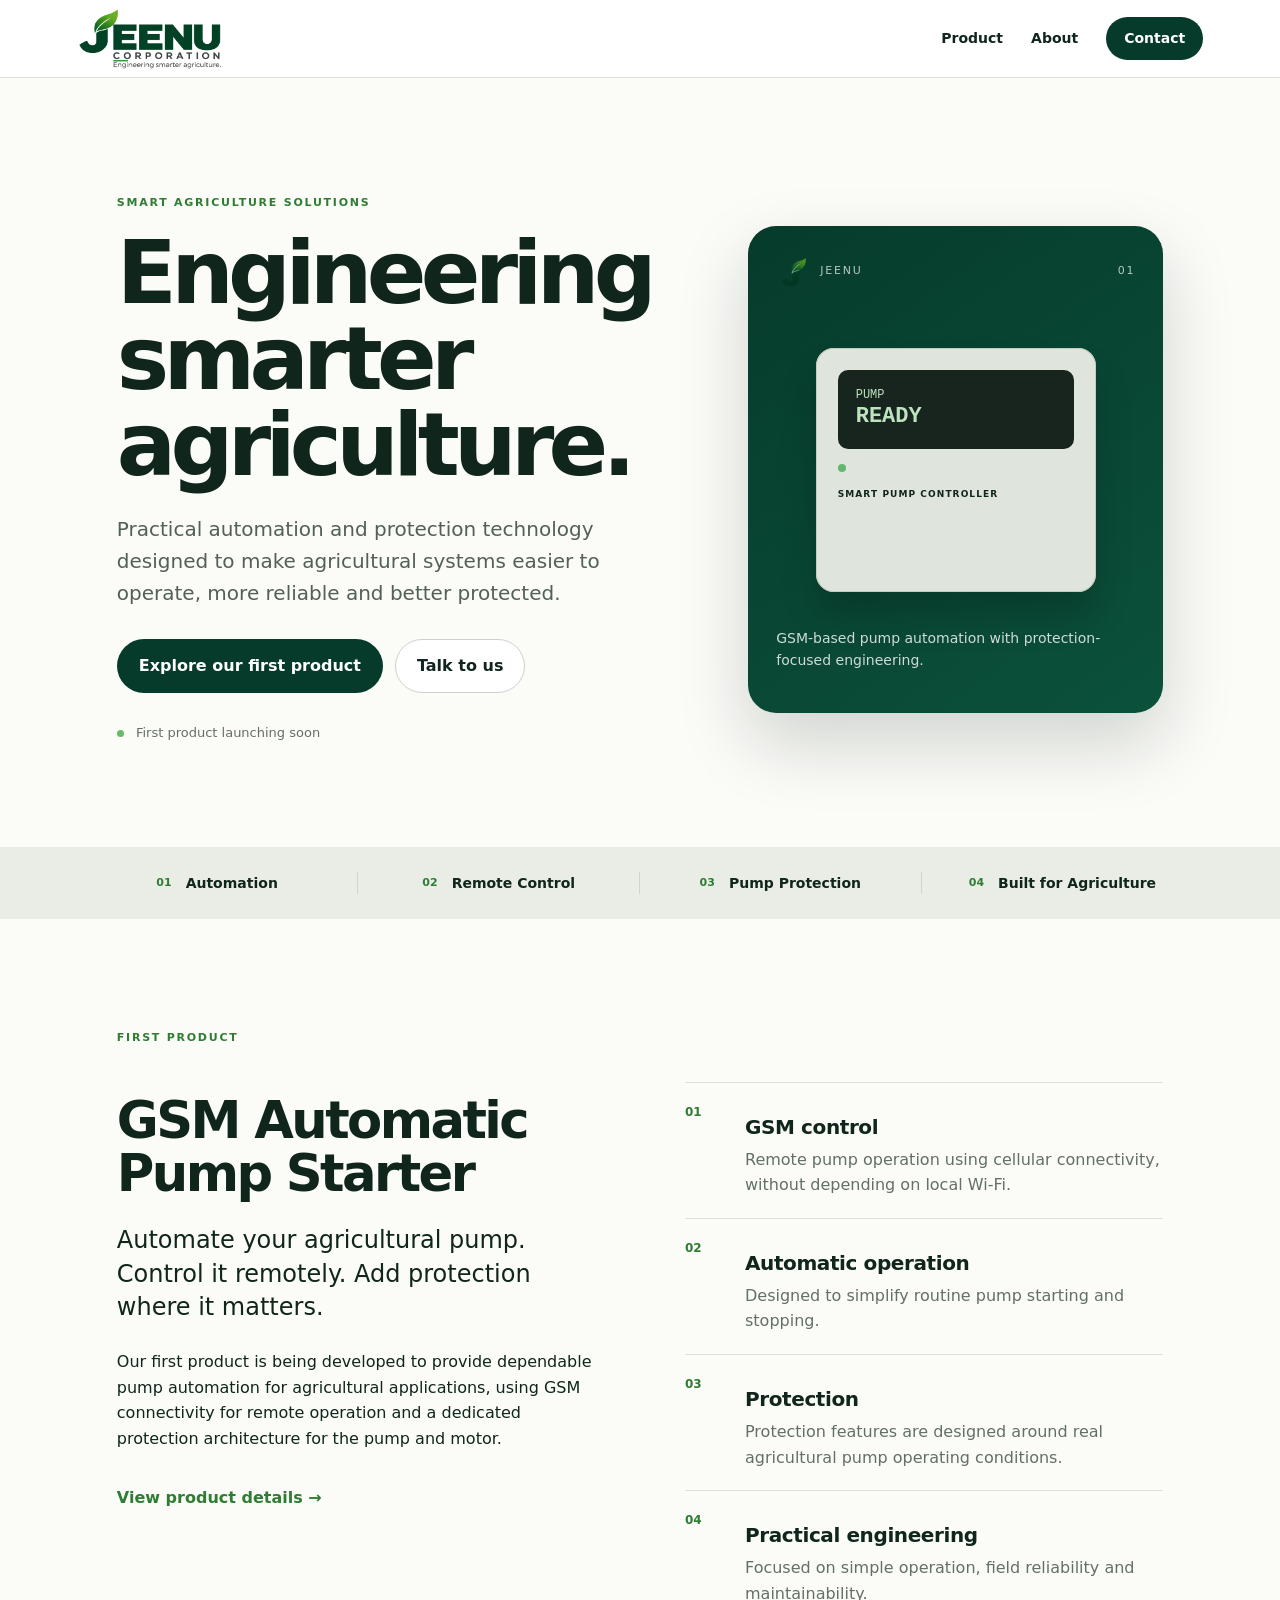
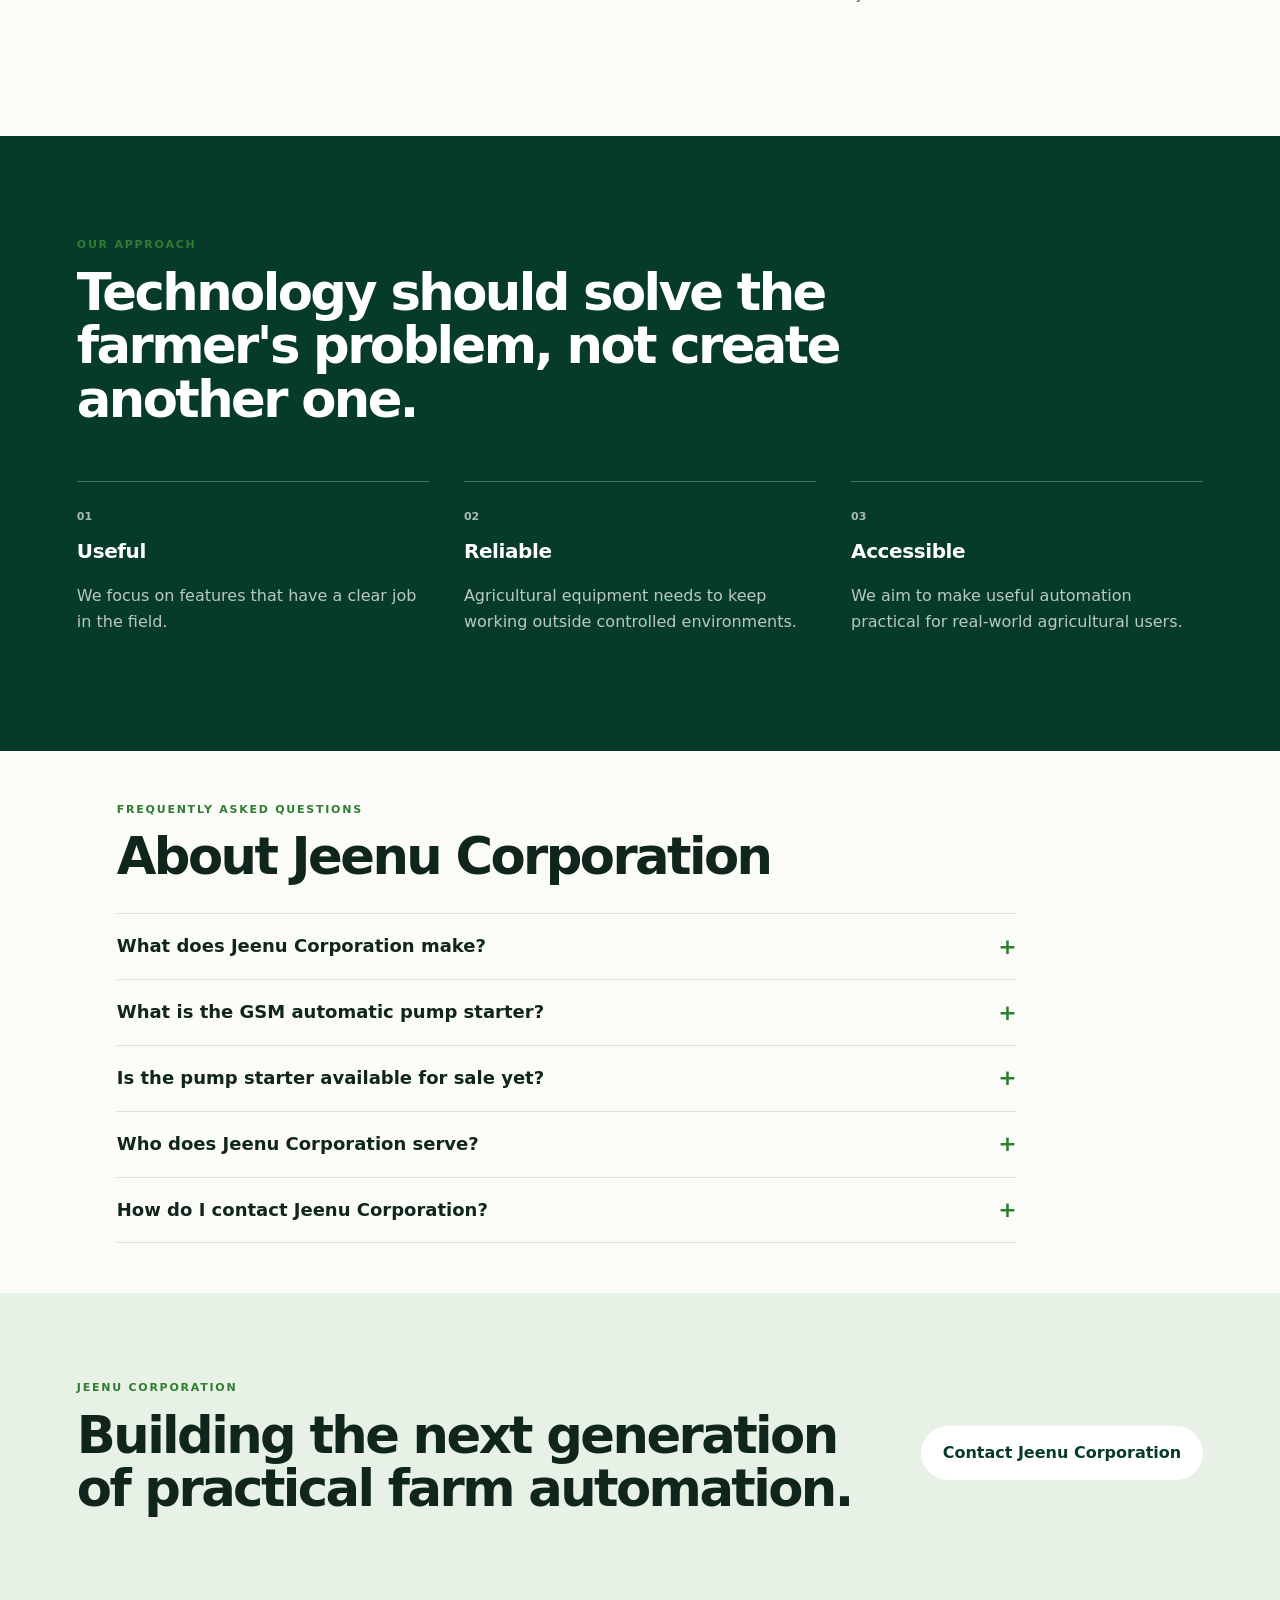
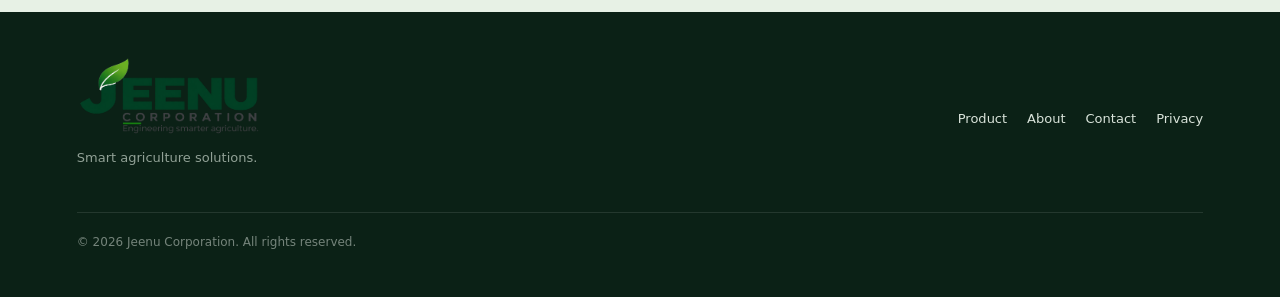
<file: index.html>
<!doctype html>
<html lang="en">
<head>
  <meta charset="utf-8">
  <meta name="viewport" content="width=device-width, initial-scale=1">
  <title>Jeenu Corporation | Smart Agriculture — GSM Pump Starter & Farm Automation</title>
  <meta name="description" content="Jeenu Corporation engineers smart agriculture products for farmers, dealers and distributors. First product: a GSM-based automatic pump starter with advanced pump protection.">
  <meta name="keywords" content="Jeenu Corporation, smart agriculture, GSM pump starter, automatic pump controller, agricultural pump protection, farm automation, remote pump control, GSM pump controller India">
  <meta name="author" content="Jeenu Corporation">
  <meta name="robots" content="index,follow,max-image-preview:large">
  <meta name="theme-color" content="#063b2b">
  <link rel="canonical" href="https://jeenucorporation.com/">
  <link rel="alternate" hreflang="en" href="https://jeenucorporation.com/">
  <link rel="alternate" hreflang="x-default" href="https://jeenucorporation.com/">
  <link rel="icon" type="image/svg+xml" href="assets/favicon.svg">
  <link rel="icon" type="image/png" href="assets/jeenu-app-icon.png">
  <link rel="apple-touch-icon" href="assets/jeenu-app-icon.png">
  <link rel="preconnect" href="https://api.web3forms.com" crossorigin>
  <link rel="stylesheet" href="styles.css">

  <!-- Open Graph -->
  <meta property="og:type" content="website">
  <meta property="og:site_name" content="Jeenu Corporation">
  <meta property="og:title" content="Jeenu Corporation — Engineering smarter agriculture">
  <meta property="og:description" content="Smart agriculture product engineering and manufacturing. First product: a GSM-based automatic pump starter with advanced pump protection.">
  <meta property="og:url" content="https://jeenucorporation.com/">
  <meta property="og:image" content="https://jeenucorporation.com/assets/jeenu-primary-logo.png">
<meta property="og:image:width" content="1933">
<meta property="og:image:height" content="813">
<meta property="og:image:type" content="image/png">
  <meta property="og:image:alt" content="Jeenu Corporation — Engineering smarter agriculture">
  <meta property="og:locale" content="en_IN">

  <!-- Twitter -->
  <meta name="twitter:card" content="summary_large_image">
  <meta name="twitter:title" content="Jeenu Corporation — Engineering smarter agriculture">
  <meta name="twitter:description" content="Smart agriculture product engineering. First product: a GSM-based automatic pump starter with advanced pump protection.">
  <meta name="twitter:image" content="https://jeenucorporation.com/assets/jeenu-primary-logo.png">

  <!-- Structured data: Organization + WebSite + FAQ for AI/search engines -->
  <script type="application/ld+json">
  {
    "@context": "https://schema.org",
    "@graph": [
      {
        "@type": "Organization",
        "@id": "https://jeenucorporation.com/#organization",
        "name": "Jeenu Corporation",
        "url": "https://jeenucorporation.com/",
        "logo": {
          "@type": "ImageObject",
          "url": "https://jeenucorporation.com/assets/jeenu-primary-logo.png"
        },
        "slogan": "Engineering smarter agriculture.",
        "description": "Jeenu Corporation is a smart agriculture product engineering and manufacturing company developing practical automation and protection technology for farms.",
        "contactPoint": [{
          "@type": "ContactPoint",
          "contactType": "customer support",
          "email": "vipin.gupta@jeenucorporation.com",
          "telephone": "+91-78779-80567",
          "availableLanguage": ["English", "Hindi"],
          "areaServed": "IN"
        }],
        "makesOffer": [{
          "@type": "Offer",
          "itemOffered": {
            "@type": "Product",
            "name": "GSM Automatic Pump Starter",
            "category": "Agricultural pump controller"
          },
          "availability": "https://schema.org/PreOrder"
        }]
      },
      {
        "@type": "WebSite",
        "@id": "https://jeenucorporation.com/#website",
        "url": "https://jeenucorporation.com/",
        "name": "Jeenu Corporation",
        "publisher": { "@id": "https://jeenucorporation.com/#organization" },
        "inLanguage": ["en", "hi"]
      },
      {
        "@type": "FAQPage",
        "mainEntity": [
          {
            "@type": "Question",
            "name": "What does Jeenu Corporation make?",
            "acceptedAnswer": {
              "@type": "Answer",
              "text": "Jeenu Corporation is a smart agriculture product engineering and manufacturing company. It develops practical automation and protection technology for farms. Its first product is a GSM-based automatic pump starter with advanced pump protection."
            }
          },
          {
            "@type": "Question",
            "name": "What is the GSM automatic pump starter?",
            "acceptedAnswer": {
              "@type": "Answer",
              "text": "The GSM automatic pump starter is a controller being developed by Jeenu Corporation to automate agricultural pumps and allow remote operation via GSM / cellular connectivity, along with protection features engineered around agricultural pump operating conditions."
            }
          },
          {
            "@type": "Question",
            "name": "Is the GSM pump starter available for sale?",
            "acceptedAnswer": {
              "@type": "Answer",
              "text": "The GSM automatic pump starter is currently pre-launch. Final specifications and supported protection functions will be published after product validation. Contact Jeenu Corporation for early-access information."
            }
          },
          {
            "@type": "Question",
            "name": "Who does Jeenu Corporation serve?",
            "acceptedAnswer": {
              "@type": "Answer",
              "text": "Jeenu Corporation primarily serves farmers, dealers and distributors, with a longer-term focus on international customers."
            }
          },
          {
            "@type": "Question",
            "name": "How can I contact Jeenu Corporation?",
            "acceptedAnswer": {
              "@type": "Answer",
              "text": "Email vipin.gupta@jeenucorporation.com or send a WhatsApp message to +91 78779 80567. You can also use the contact form at https://jeenucorporation.com/contact.html."
            }
          }
        ]
      }
    ]
  }
  </script>
</head>
<body>
<header class="nav">
  <a class="brand" href="index.html" aria-label="Jeenu Corporation home"><img src="assets/jeenu-primary-logo.png" alt="Jeenu Corporation — Engineering smarter agriculture" class="brand-logo" width="1933" height="813" decoding="async"></a>
  <button class="menu" aria-label="Open menu">☰</button>
  <nav>
    <a href="product.html">Product</a>
    <a href="about.html">About</a>
    <a href="contact.html" class="nav-cta">Contact</a>
  </nav>
</header>

<main>
<section class="hero">
  <div class="hero-copy">
    <p class="eyebrow">SMART AGRICULTURE SOLUTIONS</p>
    <h1>Engineering smarter agriculture.</h1>
    <p class="lead">Practical automation and protection technology designed to make agricultural systems easier to operate, more reliable and better protected.</p>
    <div class="actions">
      <a class="button primary" href="#product">Explore our first product</a>
      <a class="button secondary" href="contact.html">Talk to us</a>
    </div>
    <p class="launch-note"><span></span> First product launching soon</p>
  </div>
  <div class="hero-card">
    <div class="card-top"><span>JEENU</span><span>01</span></div>
    <div class="device">
      <div class="device-screen">PUMP<br><strong>READY</strong></div>
      <div class="device-led"></div>
      <div class="device-label">SMART PUMP CONTROLLER</div>
    </div>
    <p>GSM-based pump automation with protection-focused engineering.</p>
  </div>
</section>

<section class="strip">
  <div><strong>01</strong><span>Automation</span></div>
  <div><strong>02</strong><span>Remote Control</span></div>
  <div><strong>03</strong><span>Pump Protection</span></div>
  <div><strong>04</strong><span>Built for Agriculture</span></div>
</section>

<section id="product" class="section product-section">
  <div class="section-tag">FIRST PRODUCT</div>
  <div class="product-grid">
    <div>
      <h2>GSM Automatic Pump Starter</h2>
      <p class="big">Automate your agricultural pump. Control it remotely. Add protection where it matters.</p>
      <p>Our first product is being developed to provide dependable pump automation for agricultural applications, using GSM connectivity for remote operation and a dedicated protection architecture for the pump and motor.</p>
      <a class="text-link" href="product.html">View product details →</a>
    </div>
    <div class="feature-list">
      <article><span>01</span><h3>GSM control</h3><p>Remote pump operation using cellular connectivity, without depending on local Wi‑Fi.</p></article>
      <article><span>02</span><h3>Automatic operation</h3><p>Designed to simplify routine pump starting and stopping.</p></article>
      <article><span>03</span><h3>Protection</h3><p>Protection features are designed around real agricultural pump operating conditions.</p></article>
      <article><span>04</span><h3>Practical engineering</h3><p>Focused on simple operation, field reliability and maintainability.</p></article>
    </div>
  </div>
</section>

<section class="dark-section">
  <div class="section-tag">OUR APPROACH</div>
  <h2>Technology should solve the farmer's problem, not create another one.</h2>
  <div class="principles">
    <div><b>01</b><h3>Useful</h3><p>We focus on features that have a clear job in the field.</p></div>
    <div><b>02</b><h3>Reliable</h3><p>Agricultural equipment needs to keep working outside controlled environments.</p></div>
    <div><b>03</b><h3>Accessible</h3><p>We aim to make useful automation practical for real-world agricultural users.</p></div>
  </div>
</section>

<section class="section faq-section" id="faq" aria-labelledby="faq-heading">
  <div class="section-tag">FREQUENTLY ASKED QUESTIONS</div>
  <h2 id="faq-heading">About Jeenu Corporation</h2>
  <div class="faq-list">
    <details>
      <summary>What does Jeenu Corporation make?</summary>
      <p>Jeenu Corporation is a smart agriculture product engineering and manufacturing company. It develops practical automation and protection technology for farms. Its first product is a GSM-based automatic pump starter with advanced pump protection.</p>
    </details>
    <details>
      <summary>What is the GSM automatic pump starter?</summary>
      <p>A controller being developed to automate agricultural pumps and allow remote operation via GSM / cellular connectivity, with protection features engineered around agricultural pump operating conditions.</p>
    </details>
    <details>
      <summary>Is the pump starter available for sale yet?</summary>
      <p>No — it is currently pre-launch. Final specifications and supported protection functions will be published after product validation. Contact Jeenu Corporation for early-access information.</p>
    </details>
    <details>
      <summary>Who does Jeenu Corporation serve?</summary>
      <p>Farmers, dealers and distributors, with a longer-term focus on international customers.</p>
    </details>
    <details>
      <summary>How do I contact Jeenu Corporation?</summary>
      <p>Email <a href="mailto:vipin.gupta@jeenucorporation.com">vipin.gupta@jeenucorporation.com</a> or WhatsApp <a href="https://wa.me/917877980567" target="_blank" rel="noopener">+91 78779 80567</a>. You can also use the <a href="contact.html">contact form</a>.</p>
    </details>
  </div>
</section>

<section class="cta-section">
  <div><p class="eyebrow">JEENU CORPORATION</p><h2>Building the next generation of practical farm automation.</h2></div>
  <a class="button light" href="contact.html">Contact Jeenu Corporation</a>
</section>
</main>

<footer>
  <div><a class="brand footer-brand" href="index.html" aria-label="Jeenu Corporation home"><img src="assets/jeenu-primary-logo.png" alt="Jeenu Corporation — Engineering smarter agriculture" class="brand-logo" width="1933" height="813" decoding="async" loading="lazy"></a><p>Smart agriculture solutions.</p></div>
  <div class="footer-links"><a href="product.html">Product</a><a href="about.html">About</a><a href="contact.html">Contact</a><a href="privacy.html">Privacy</a></div>
  <div class="copyright">© 2026 Jeenu Corporation. All rights reserved.</div>
</footer>
<script src="script.js"></script>
</body>
</html>
</file>
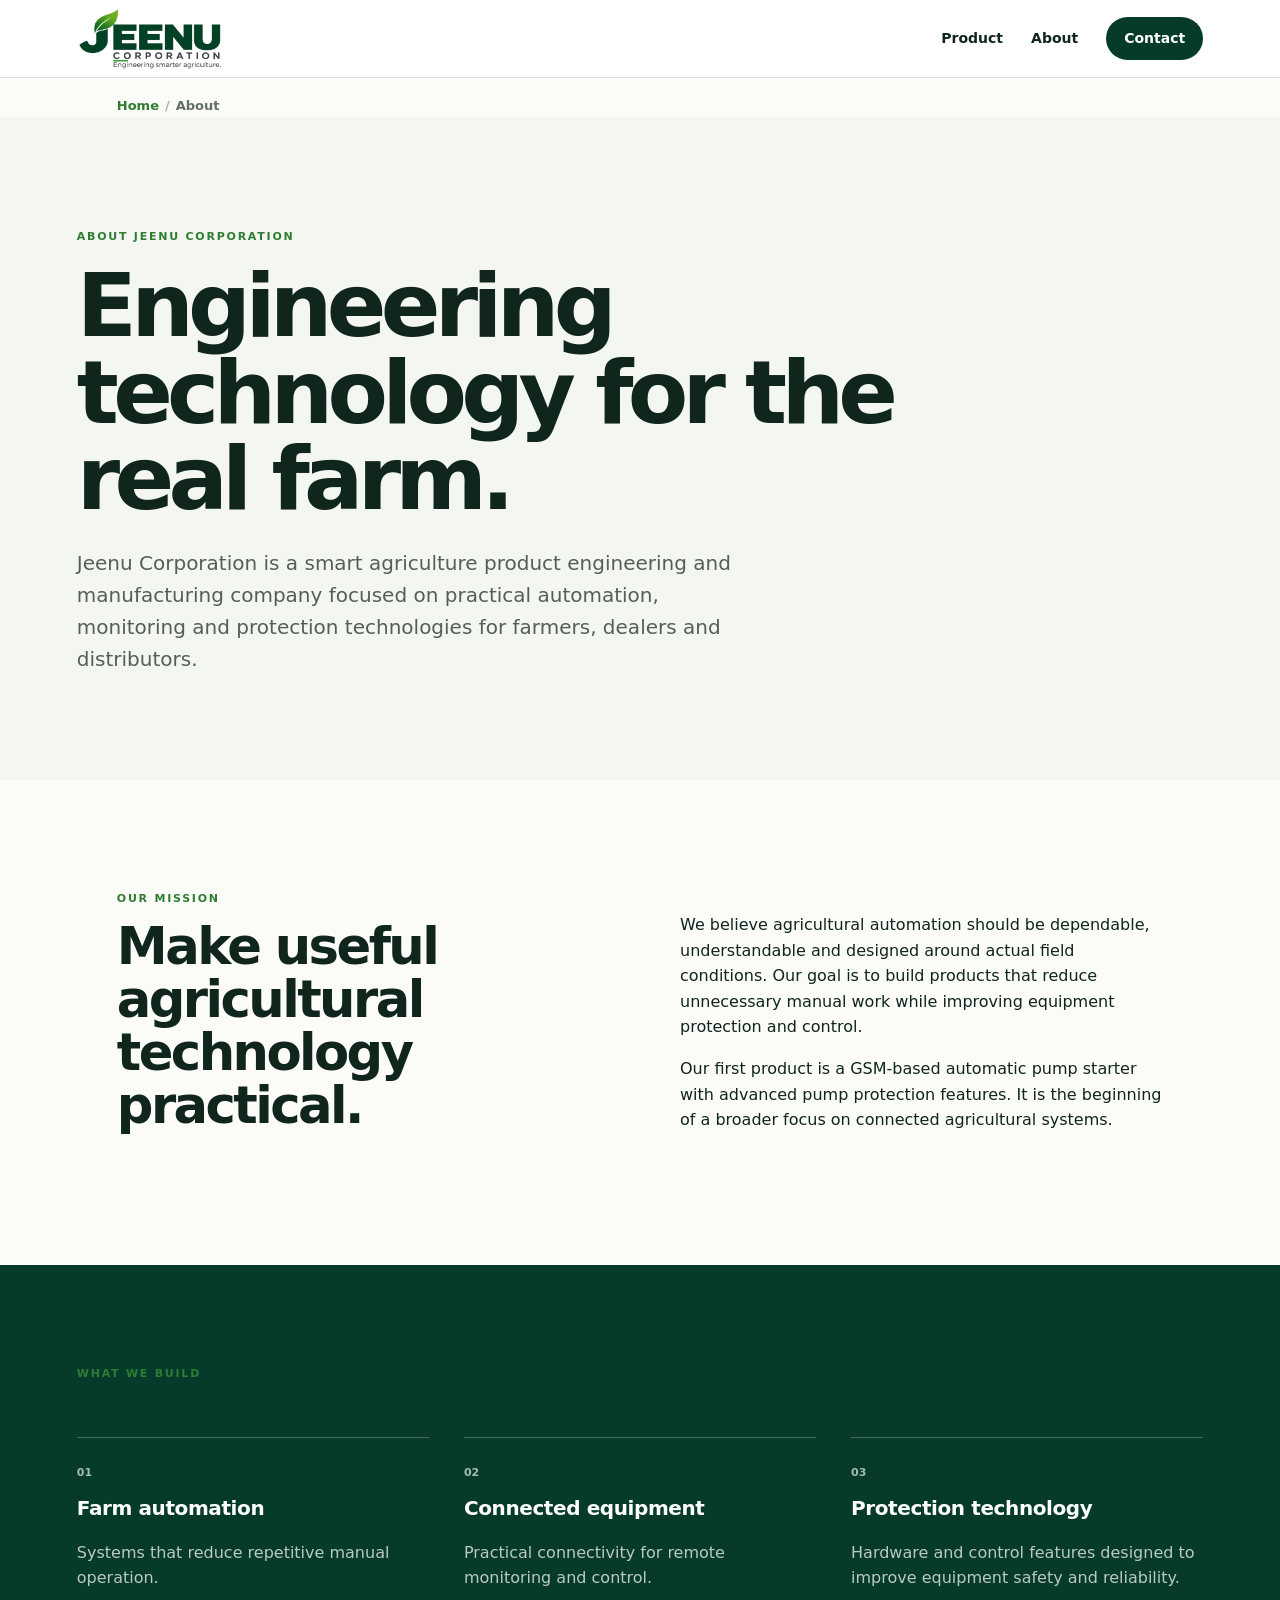
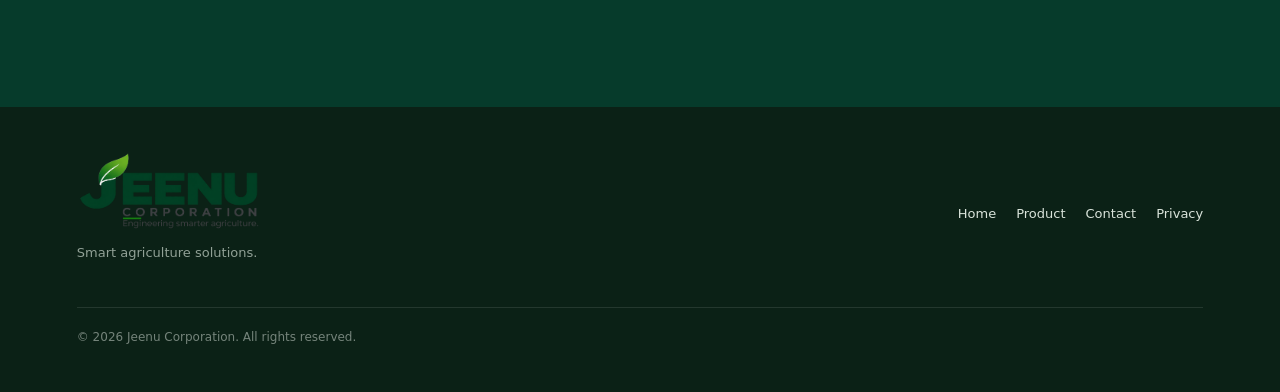
<file: about.html>
<!doctype html>
<html lang="en"><head><meta charset="utf-8"><meta name="viewport" content="width=device-width, initial-scale=1">
<title>About Jeenu Corporation — Smart Agriculture Product Engineering</title>
<meta name="description" content="Jeenu Corporation is a smart agriculture product engineering and manufacturing company. We build practical automation, connected equipment and protection technology for farms.">
<meta name="keywords" content="about Jeenu Corporation, smart agriculture company, agricultural product engineering, farm automation India, pump protection technology">
<meta name="robots" content="index,follow,max-image-preview:large">
<meta name="theme-color" content="#063b2b">
<link rel="canonical" href="https://jeenucorporation.com/about.html">
<link rel="alternate" hreflang="en" href="https://jeenucorporation.com/about.html">
<link rel="alternate" hreflang="x-default" href="https://jeenucorporation.com/about.html">
<link rel="icon" type="image/svg+xml" href="assets/favicon.svg">
  <link rel="icon" type="image/png" href="assets/jeenu-app-icon.png">
<link rel="apple-touch-icon" href="assets/jeenu-app-icon.png">
<link rel="stylesheet" href="styles.css">
<meta property="og:type" content="website">
<meta property="og:site_name" content="Jeenu Corporation">
<meta property="og:title" content="About Jeenu Corporation — Smart Agriculture Product Engineering">
<meta property="og:description" content="Smart agriculture product engineering and manufacturing. Practical automation, connected equipment and protection technology for farms.">
<meta property="og:url" content="https://jeenucorporation.com/about.html">
<meta property="og:image" content="https://jeenucorporation.com/assets/jeenu-primary-logo.png">
<meta property="og:image:width" content="1933">
<meta property="og:image:height" content="813">
<meta property="og:image:type" content="image/png">
<meta property="og:locale" content="en_IN">
<meta name="twitter:card" content="summary_large_image">
<meta name="twitter:title" content="About Jeenu Corporation">
<meta name="twitter:description" content="Smart agriculture product engineering and manufacturing — automation, connected equipment and protection technology for farms.">
<meta name="twitter:image" content="https://jeenucorporation.com/assets/jeenu-primary-logo.png">
<script type="application/ld+json">
{"@context":"https://schema.org","@type":"AboutPage","url":"https://jeenucorporation.com/about.html","mainEntity":{"@type":"Organization","name":"Jeenu Corporation","url":"https://jeenucorporation.com/","logo":"https://jeenucorporation.com/assets/jeenu-primary-logo.png","slogan":"Engineering smarter agriculture.","description":"Jeenu Corporation is a smart agriculture product engineering and manufacturing company focused on practical automation, connected equipment and protection technology for farms."}}
</script>
<script type="application/ld+json">
{"@context":"https://schema.org","@type":"BreadcrumbList","itemListElement":[{"@type":"ListItem","position":1,"name":"Home","item":"https://jeenucorporation.com/"},{"@type":"ListItem","position":2,"name":"About","item":"https://jeenucorporation.com/about.html"}]}
</script>
</head>
<body><header class="nav"><a class="brand" href="index.html" aria-label="Jeenu Corporation home"><img src="assets/jeenu-primary-logo.png" alt="Jeenu Corporation — Engineering smarter agriculture" class="brand-logo" width="1933" height="813" decoding="async"></a><button class="menu" aria-label="Open menu" aria-expanded="false">☰</button><nav><a href="product.html">Product</a><a href="about.html">About</a><a href="contact.html" class="nav-cta">Contact</a></nav></header>
<nav class="breadcrumb" aria-label="Breadcrumb"><ol><li><a href="index.html">Home</a></li><li aria-current="page">About</li></ol></nav>
<main><section class="page-hero"><p class="eyebrow">ABOUT JEENU CORPORATION</p><h1>Engineering technology for the real farm.</h1><p class="lead">Jeenu Corporation is a smart agriculture product engineering and manufacturing company focused on practical automation, monitoring and protection technologies for farmers, dealers and distributors.</p></section>
<section class="section two-col"><div><div class="section-tag">OUR MISSION</div><h2>Make useful agricultural technology practical.</h2></div><div><p>We believe agricultural automation should be dependable, understandable and designed around actual field conditions. Our goal is to build products that reduce unnecessary manual work while improving equipment protection and control.</p><p>Our first product is a GSM-based automatic pump starter with advanced pump protection features. It is the beginning of a broader focus on connected agricultural systems.</p></div></section>
<section class="dark-section"><div class="section-tag">WHAT WE BUILD</div><div class="principles"><div><b>01</b><h3>Farm automation</h3><p>Systems that reduce repetitive manual operation.</p></div><div><b>02</b><h3>Connected equipment</h3><p>Practical connectivity for remote monitoring and control.</p></div><div><b>03</b><h3>Protection technology</h3><p>Hardware and control features designed to improve equipment safety and reliability.</p></div></div></section></main>
<footer><div><a class="brand footer-brand" href="index.html" aria-label="Jeenu Corporation home"><img src="assets/jeenu-primary-logo.png" alt="Jeenu Corporation — Engineering smarter agriculture" class="brand-logo" width="1933" height="813" decoding="async" loading="lazy"></a><p>Smart agriculture solutions.</p></div><div class="footer-links"><a href="index.html">Home</a><a href="product.html">Product</a><a href="contact.html">Contact</a><a href="privacy.html">Privacy</a></div><div class="copyright">© 2026 Jeenu Corporation. All rights reserved.</div></footer><script src="script.js"></script></body></html>
</file>
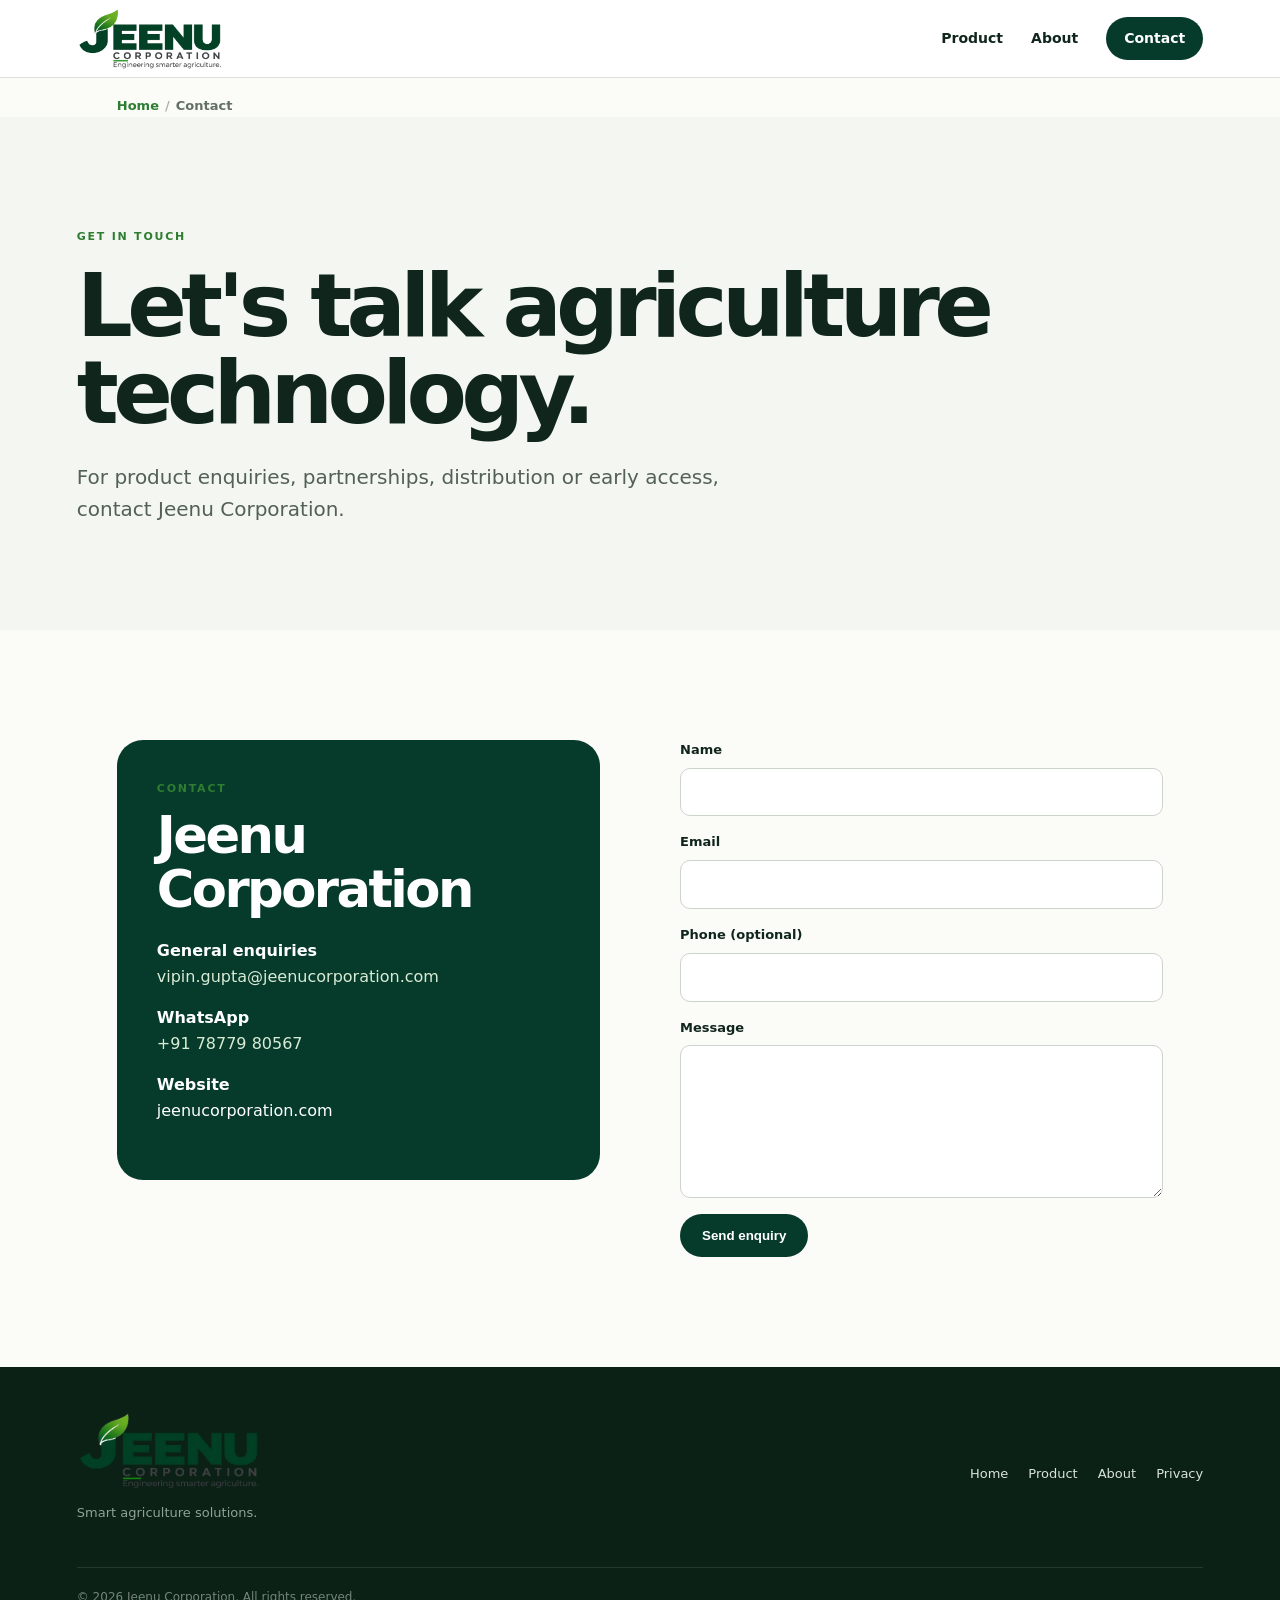
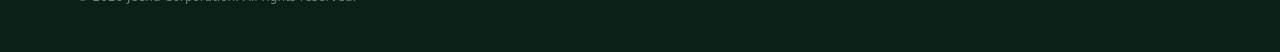
<file: contact.html>
<!doctype html>
<html lang="en"><head><meta charset="utf-8"><meta name="viewport" content="width=device-width, initial-scale=1">
<title>Contact Jeenu Corporation — Enquiries, Dealers & Early Access</title>
<meta name="description" content="Contact Jeenu Corporation for product enquiries, distribution partnerships or early access to the GSM automatic pump starter. Email, WhatsApp or use the contact form.">
<meta name="keywords" content="contact Jeenu Corporation, dealer enquiry, distributor enquiry, GSM pump starter early access, Jeenu Corporation WhatsApp">
<meta name="robots" content="index,follow,max-image-preview:large">
<meta name="theme-color" content="#063b2b">
<link rel="canonical" href="https://jeenucorporation.com/contact.html">
<link rel="alternate" hreflang="en" href="https://jeenucorporation.com/contact.html">
<link rel="alternate" hreflang="x-default" href="https://jeenucorporation.com/contact.html">
<link rel="icon" type="image/svg+xml" href="assets/favicon.svg">
  <link rel="icon" type="image/png" href="assets/jeenu-app-icon.png">
<link rel="apple-touch-icon" href="assets/jeenu-app-icon.png">
<link rel="preconnect" href="https://api.web3forms.com" crossorigin>
<link rel="stylesheet" href="styles.css">
<meta property="og:type" content="website">
<meta property="og:site_name" content="Jeenu Corporation">
<meta property="og:title" content="Contact Jeenu Corporation">
<meta property="og:description" content="Email, WhatsApp or contact form — for product enquiries, partnerships and early access.">
<meta property="og:url" content="https://jeenucorporation.com/contact.html">
<meta property="og:image" content="https://jeenucorporation.com/assets/jeenu-primary-logo.png">
<meta property="og:image:width" content="1933">
<meta property="og:image:height" content="813">
<meta property="og:image:type" content="image/png">
<meta property="og:locale" content="en_IN">
<meta name="twitter:card" content="summary_large_image">
<meta name="twitter:title" content="Contact Jeenu Corporation">
<meta name="twitter:description" content="Enquiries, partnerships and early access for the GSM automatic pump starter.">
<meta name="twitter:image" content="https://jeenucorporation.com/assets/jeenu-primary-logo.png">
<script type="application/ld+json">
{"@context":"https://schema.org","@type":"ContactPage","url":"https://jeenucorporation.com/contact.html","mainEntity":{"@type":"Organization","name":"Jeenu Corporation","url":"https://jeenucorporation.com/","logo":"https://jeenucorporation.com/assets/jeenu-primary-logo.png","contactPoint":[{"@type":"ContactPoint","contactType":"customer support","email":"vipin.gupta@jeenucorporation.com","telephone":"+91-78779-80567","availableLanguage":["English","Hindi"],"areaServed":"IN"}]}}
</script>
<script type="application/ld+json">
{"@context":"https://schema.org","@type":"BreadcrumbList","itemListElement":[{"@type":"ListItem","position":1,"name":"Home","item":"https://jeenucorporation.com/"},{"@type":"ListItem","position":2,"name":"Contact","item":"https://jeenucorporation.com/contact.html"}]}
</script>
</head>
<body><header class="nav"><a class="brand" href="index.html" aria-label="Jeenu Corporation home"><img src="assets/jeenu-primary-logo.png" alt="Jeenu Corporation — Engineering smarter agriculture" class="brand-logo" width="1933" height="813" decoding="async"></a><button class="menu" aria-label="Open menu" aria-expanded="false">☰</button><nav><a href="product.html">Product</a><a href="about.html">About</a><a href="contact.html" class="nav-cta">Contact</a></nav></header>
<nav class="breadcrumb" aria-label="Breadcrumb"><ol><li><a href="index.html">Home</a></li><li aria-current="page">Contact</li></ol></nav>
<main><section class="page-hero"><p class="eyebrow">GET IN TOUCH</p><h1>Let's talk agriculture technology.</h1><p class="lead">For product enquiries, partnerships, distribution or early access, contact Jeenu Corporation.</p></section>
<section class="section contact-grid"><div class="contact-card"><div class="section-tag">CONTACT</div><h2>Jeenu Corporation</h2><p><strong>General enquiries</strong><br><a href="mailto:vipin.gupta@jeenucorporation.com">vipin.gupta@jeenucorporation.com</a></p><p><strong>WhatsApp</strong><br><a href="https://wa.me/917877980567" target="_blank" rel="noopener">+91 78779 80567</a></p><p><strong>Website</strong><br>jeenucorporation.com</p></div><div class="contact-form"><form id="contact-form" action="https://api.web3forms.com/submit" method="POST" novalidate><input type="hidden" name="access_key" value="7387328c-9b96-43f3-9943-8e2091a8da5d"><input type="hidden" name="subject" value="New enquiry from jeenucorporation.com"><input type="hidden" name="from_name" value="Jeenu Corporation Website"><input type="checkbox" name="botcheck" tabindex="-1" autocomplete="off" style="position:absolute;left:-10000px;width:1px;height:1px;overflow:hidden" aria-hidden="true"><label>Name<input name="name" required autocomplete="name"></label><label>Email<input type="email" name="email" required autocomplete="email"></label><label>Phone (optional)<input name="phone" autocomplete="tel" inputmode="tel"></label><label>Message<textarea name="message" rows="6" required></textarea></label><button class="button primary" type="submit">Send enquiry</button><p class="form-status" role="status" aria-live="polite" hidden></p></form></div></div></section></main>
<footer><div><a class="brand footer-brand" href="index.html" aria-label="Jeenu Corporation home"><img src="assets/jeenu-primary-logo.png" alt="Jeenu Corporation — Engineering smarter agriculture" class="brand-logo" width="1933" height="813" decoding="async" loading="lazy"></a><p>Smart agriculture solutions.</p></div><div class="footer-links"><a href="index.html">Home</a><a href="product.html">Product</a><a href="about.html">About</a><a href="privacy.html">Privacy</a></div><div class="copyright">© 2026 Jeenu Corporation. All rights reserved.</div></footer><script>
(function(){
  var form=document.getElementById('contact-form');if(!form)return;
  var status=form.querySelector('.form-status');
  var btn=form.querySelector('button[type="submit"]');
  var keyField=form.querySelector('input[name="access_key"]');
  function show(msg,kind){status.textContent=msg;status.className='form-status '+kind;status.hidden=false}
  form.addEventListener('submit',function(e){
    e.preventDefault();
    status.hidden=true;status.className='form-status';
    if(!form.checkValidity()){form.reportValidity();return}
    if(!keyField.value||keyField.value.indexOf('REPLACE_WITH_')===0){
      show('This form is not yet configured. The Web3Forms access key has not been set.','error');return
    }
    var original=btn.textContent;btn.disabled=true;btn.textContent='Sending…';
    fetch('https://api.web3forms.com/submit',{method:'POST',headers:{'Accept':'application/json'},body:new FormData(form)})
      .then(function(r){return r.json().then(function(j){return {ok:r.ok,json:j}})})
      .then(function(res){
        if(res.ok&&res.json&&res.json.success){
          show('Thanks — your message has been sent. We will reply by email shortly.','success');
          form.reset();
        }else{
          show('Sorry, we could not send your message. '+((res.json&&res.json.message)||'Please try again, or email us directly.'),'error');
        }
      })
      .catch(function(){show('Network error — please check your connection and try again, or email us directly.','error')})
      .then(function(){btn.disabled=false;btn.textContent=original});
  });
})();
</script>
<script src="script.js"></script></body></html>
</file>
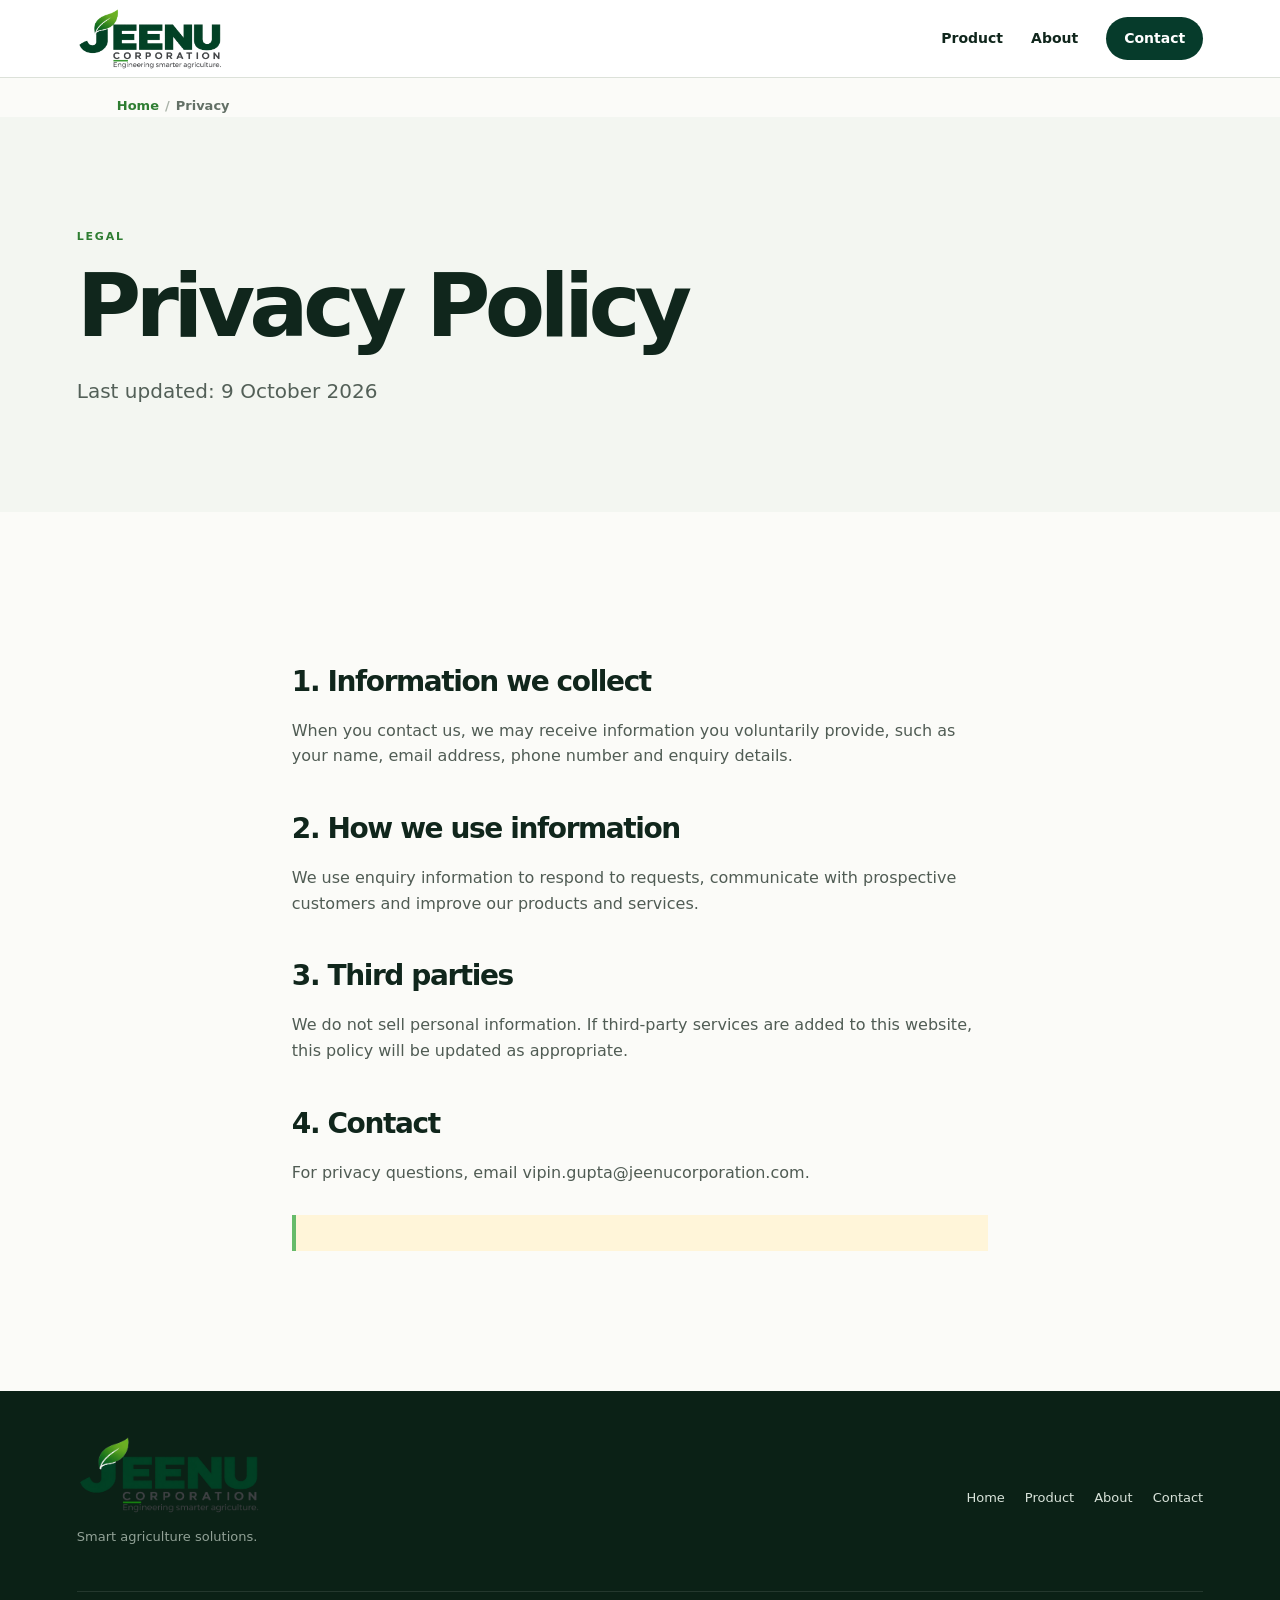
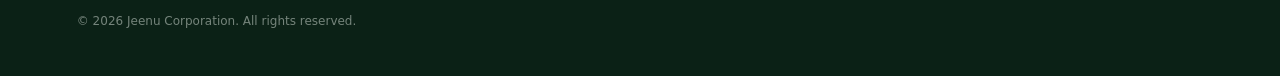
<file: privacy.html>
<!doctype html>
<html lang="en"><head><meta charset="utf-8"><meta name="viewport" content="width=device-width, initial-scale=1">
<title>Privacy Policy | Jeenu Corporation</title>
<meta name="description" content="How Jeenu Corporation handles information collected through contact enquiries and this website.">
<meta name="robots" content="index,follow">
<meta name="theme-color" content="#063b2b">
<link rel="canonical" href="https://jeenucorporation.com/privacy.html">
<link rel="icon" type="image/svg+xml" href="assets/favicon.svg">
  <link rel="icon" type="image/png" href="assets/jeenu-app-icon.png">
<link rel="apple-touch-icon" href="assets/jeenu-app-icon.png">
<link rel="stylesheet" href="styles.css">
<meta property="og:type" content="website">
<meta property="og:site_name" content="Jeenu Corporation">
<meta property="og:title" content="Privacy Policy — Jeenu Corporation">
<meta property="og:description" content="How Jeenu Corporation handles information collected through contact enquiries and this website.">
<meta property="og:url" content="https://jeenucorporation.com/privacy.html">
<meta property="og:image" content="https://jeenucorporation.com/assets/jeenu-primary-logo.png">
<meta property="og:image:width" content="1933">
<meta property="og:image:height" content="813">
<meta property="og:image:type" content="image/png">
<meta property="og:locale" content="en_IN">
<script type="application/ld+json">
{"@context":"https://schema.org","@type":"BreadcrumbList","itemListElement":[{"@type":"ListItem","position":1,"name":"Home","item":"https://jeenucorporation.com/"},{"@type":"ListItem","position":2,"name":"Privacy","item":"https://jeenucorporation.com/privacy.html"}]}
</script>
</head>
<body><header class="nav"><a class="brand" href="index.html" aria-label="Jeenu Corporation home"><img src="assets/jeenu-primary-logo.png" alt="Jeenu Corporation — Engineering smarter agriculture" class="brand-logo" width="1933" height="813" decoding="async"></a><nav><a href="product.html">Product</a><a href="about.html">About</a><a href="contact.html" class="nav-cta">Contact</a></nav></header>
<nav class="breadcrumb" aria-label="Breadcrumb"><ol><li><a href="index.html">Home</a></li><li aria-current="page">Privacy</li></ol></nav>
<main><section class="page-hero"><p class="eyebrow">LEGAL</p><h1>Privacy Policy</h1><p class="lead">Last updated: 9 October 2026</p></section><section class="section legal"><h2>1. Information we collect</h2><p>When you contact us, we may receive information you voluntarily provide, such as your name, email address, phone number and enquiry details.</p><h2>2. How we use information</h2><p>We use enquiry information to respond to requests, communicate with prospective customers and improve our products and services.</p><h2>3. Third parties</h2><p>We do not sell personal information. If third-party services are added to this website, this policy will be updated as appropriate.</p><h2>4. Contact</h2><p>For privacy questions, email <a href="mailto:vipin.gupta@jeenucorporation.com">vipin.gupta@jeenucorporation.com</a>.</p><p class="notice small"></p></section></main>
<footer><div><a class="brand footer-brand" href="index.html" aria-label="Jeenu Corporation home"><img src="assets/jeenu-primary-logo.png" alt="Jeenu Corporation — Engineering smarter agriculture" class="brand-logo" width="1933" height="813" decoding="async" loading="lazy"></a><p>Smart agriculture solutions.</p></div><div class="footer-links"><a href="index.html">Home</a><a href="product.html">Product</a><a href="about.html">About</a><a href="contact.html">Contact</a></div><div class="copyright">© 2026 Jeenu Corporation. All rights reserved.</div></footer></body></html>
</file>
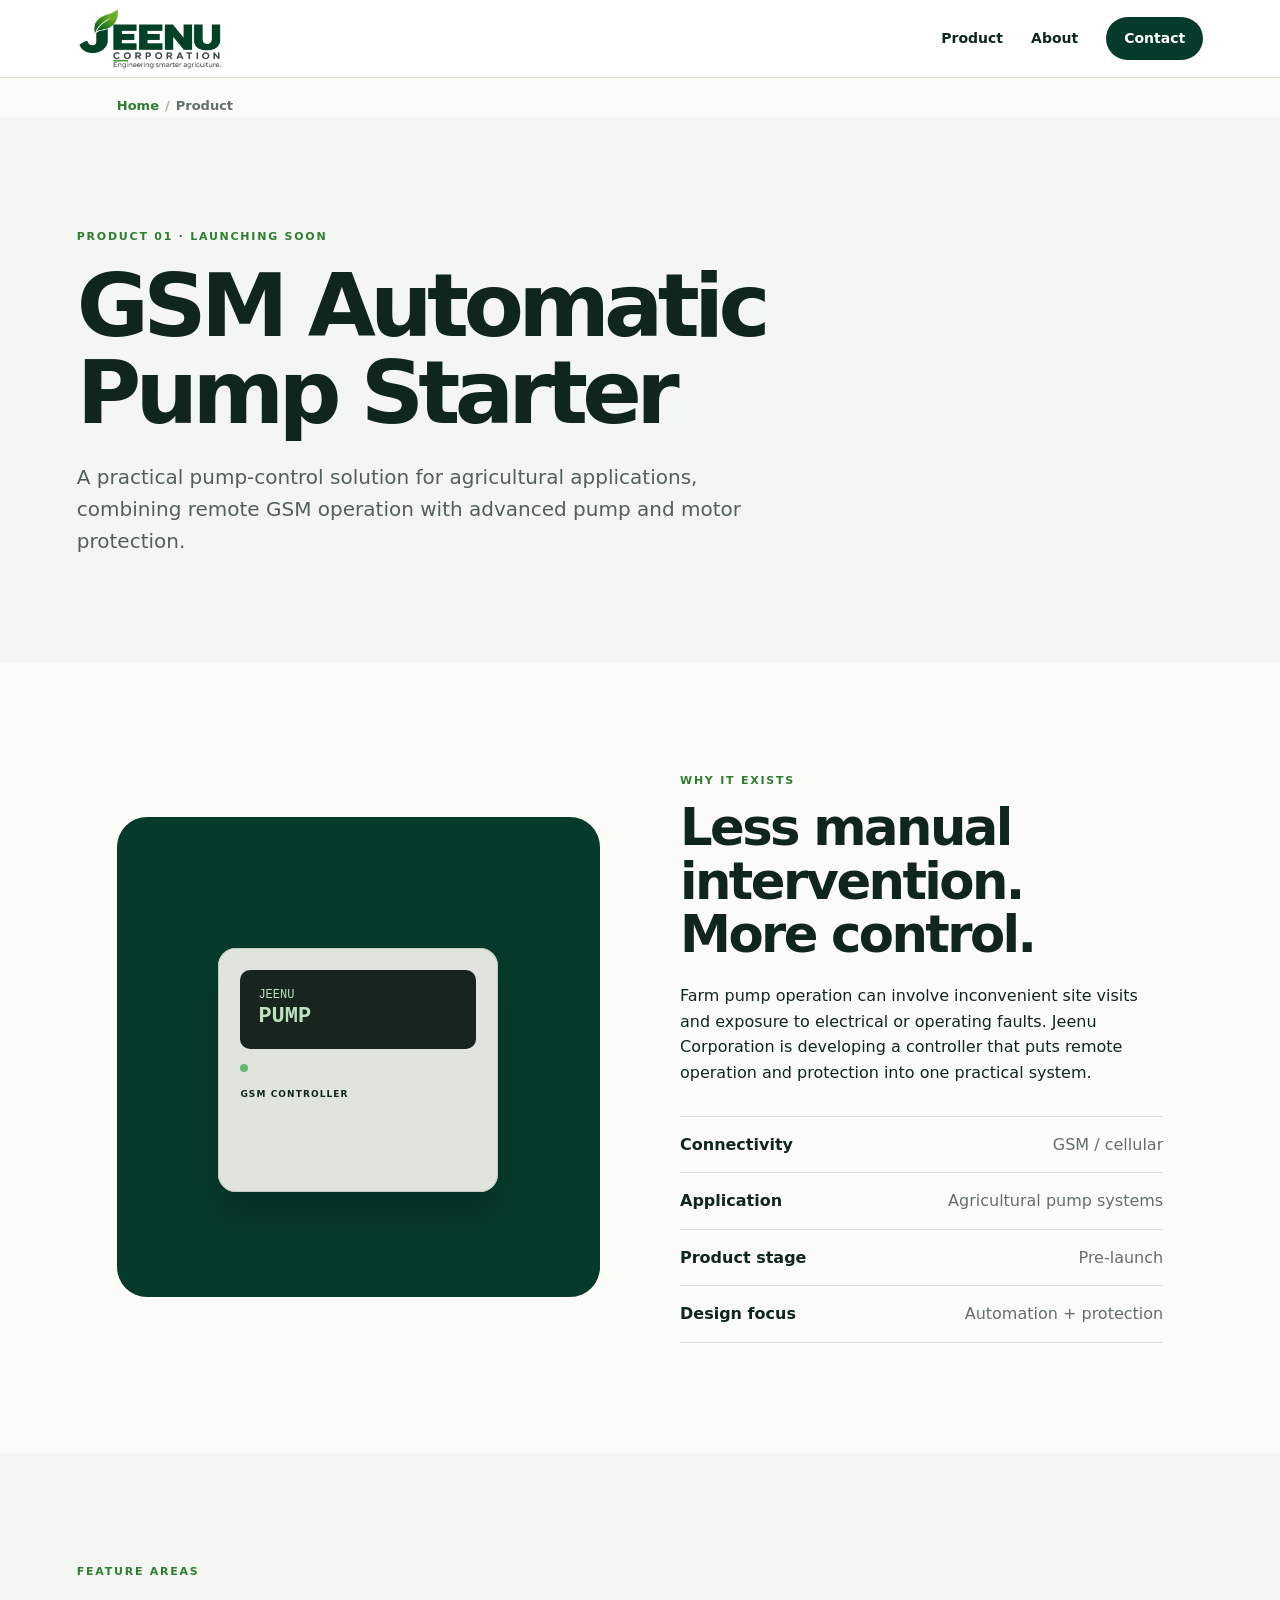
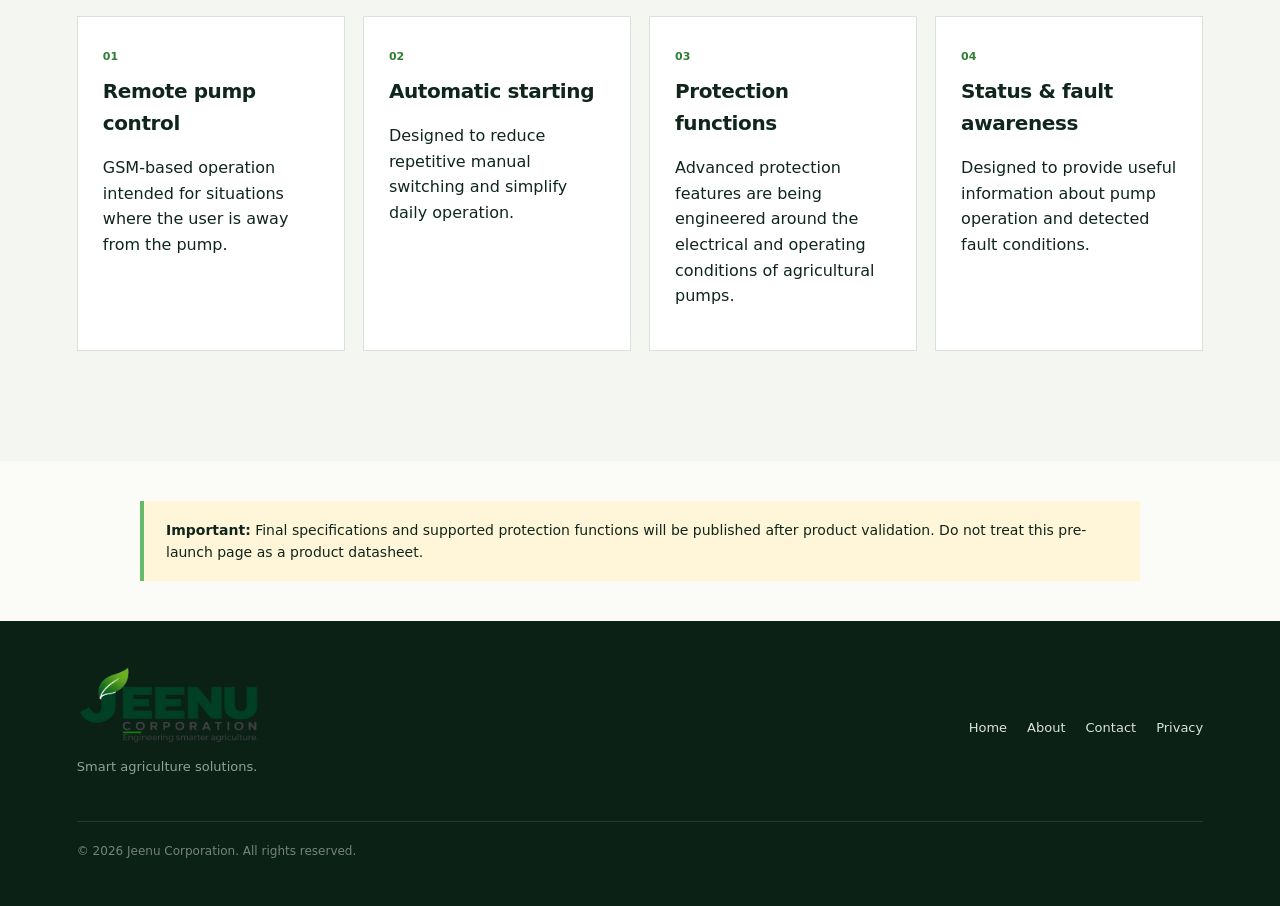
<file: product.html>
<!doctype html>
<html lang="en">
<head>
<meta charset="utf-8"><meta name="viewport" content="width=device-width, initial-scale=1">
<title>GSM Automatic Pump Starter (Pre-Launch) | Jeenu Corporation</title>
<meta name="description" content="Jeenu Corporation is developing a GSM-based automatic pump starter for agricultural applications, combining remote cellular operation with pump and motor protection. Pre-launch — specifications to follow after validation.">
<meta name="keywords" content="GSM pump starter, GSM automatic pump controller, remote pump control, agricultural pump protection, farm pump automation, Jeenu pump controller">
<meta name="robots" content="index,follow,max-image-preview:large">
<meta name="theme-color" content="#063b2b">
<link rel="canonical" href="https://jeenucorporation.com/product.html">
<link rel="alternate" hreflang="en" href="https://jeenucorporation.com/product.html">
<link rel="alternate" hreflang="x-default" href="https://jeenucorporation.com/product.html">
<link rel="icon" type="image/svg+xml" href="assets/favicon.svg">
  <link rel="icon" type="image/png" href="assets/jeenu-app-icon.png">
<link rel="apple-touch-icon" href="assets/jeenu-app-icon.png">
<link rel="stylesheet" href="styles.css">
<meta property="og:type" content="product">
<meta property="og:site_name" content="Jeenu Corporation">
<meta property="og:title" content="GSM Automatic Pump Starter (Pre-Launch) — Jeenu Corporation">
<meta property="og:description" content="Remote GSM operation plus advanced pump and motor protection, engineered for agricultural pumps. Pre-launch.">
<meta property="og:url" content="https://jeenucorporation.com/product.html">
<meta property="og:image" content="https://jeenucorporation.com/assets/jeenu-primary-logo.png">
<meta property="og:image:width" content="1933">
<meta property="og:image:height" content="813">
<meta property="og:image:type" content="image/png">
<meta property="og:locale" content="en_IN">
<meta name="twitter:card" content="summary_large_image">
<meta name="twitter:title" content="GSM Automatic Pump Starter — Jeenu Corporation">
<meta name="twitter:description" content="GSM-based pump automation with advanced pump protection — engineered for agricultural pumps. Pre-launch.">
<meta name="twitter:image" content="https://jeenucorporation.com/assets/jeenu-primary-logo.png">
<script type="application/ld+json">
{"@context":"https://schema.org","@type":"Product","name":"GSM Automatic Pump Starter","description":"A GSM-based automatic pump starter being developed by Jeenu Corporation for agricultural applications. Combines remote cellular operation with pump and motor protection features. Pre-launch — final specifications pending product validation.","category":"Agricultural pump controller","brand":{"@type":"Brand","name":"Jeenu Corporation"},"manufacturer":{"@type":"Organization","name":"Jeenu Corporation","url":"https://jeenucorporation.com/"},"image":"https://jeenucorporation.com/assets/jeenu-primary-logo.png","url":"https://jeenucorporation.com/product.html","offers":{"@type":"Offer","availability":"https://schema.org/PreOrder","url":"https://jeenucorporation.com/contact.html","priceCurrency":"INR","seller":{"@type":"Organization","name":"Jeenu Corporation"}}}
</script>
<script type="application/ld+json">
{"@context":"https://schema.org","@type":"BreadcrumbList","itemListElement":[{"@type":"ListItem","position":1,"name":"Home","item":"https://jeenucorporation.com/"},{"@type":"ListItem","position":2,"name":"Product","item":"https://jeenucorporation.com/product.html"}]}
</script>
</head>
<body>
<header class="nav"><a class="brand" href="index.html" aria-label="Jeenu Corporation home"><img src="assets/jeenu-primary-logo.png" alt="Jeenu Corporation — Engineering smarter agriculture" class="brand-logo" width="1933" height="813" decoding="async"></a><button class="menu" aria-label="Open menu" aria-expanded="false">☰</button><nav><a href="product.html">Product</a><a href="about.html">About</a><a href="contact.html" class="nav-cta">Contact</a></nav></header>
<nav class="breadcrumb" aria-label="Breadcrumb"><ol><li><a href="index.html">Home</a></li><li aria-current="page">Product</li></ol></nav>
<main>
<section class="page-hero"><p class="eyebrow">PRODUCT 01 · LAUNCHING SOON</p><h1>GSM Automatic<br> Pump Starter</h1><p class="lead">A practical pump-control solution for agricultural applications, combining remote GSM operation with advanced pump and motor protection.</p></section>
<section class="section">
<div class="product-detail">
<div class="product-visual"><div class="device large"><div class="device-screen">JEENU<br><strong>PUMP</strong></div><div class="device-led"></div><div class="device-label">GSM CONTROLLER</div></div></div>
<div><div class="section-tag">WHY IT EXISTS</div><h2>Less manual intervention. More control.</h2><p>Farm pump operation can involve inconvenient site visits and exposure to electrical or operating faults. Jeenu Corporation is developing a controller that puts remote operation and protection into one practical system.</p>
<div class="spec-list"><div><b>Connectivity</b><span>GSM / cellular</span></div><div><b>Application</b><span>Agricultural pump systems</span></div><div><b>Product stage</b><span>Pre-launch</span></div><div><b>Design focus</b><span>Automation + protection</span></div></div></div>
</div>
</section>
<section class="section alt"><div class="section-tag">FEATURE AREAS</div><div class="cards">
<div class="info-card"><span>01</span><h3>Remote pump control</h3><p>GSM-based operation intended for situations where the user is away from the pump.</p></div>
<div class="info-card"><span>02</span><h3>Automatic starting</h3><p>Designed to reduce repetitive manual switching and simplify daily operation.</p></div>
<div class="info-card"><span>03</span><h3>Protection functions</h3><p>Advanced protection features are being engineered around the electrical and operating conditions of agricultural pumps.</p></div>
<div class="info-card"><span>04</span><h3>Status & fault awareness</h3><p>Designed to provide useful information about pump operation and detected fault conditions.</p></div>
</div></section>
<section class="notice"><strong>Important:</strong> Final specifications and supported protection functions will be published after product validation. Do not treat this pre-launch page as a product datasheet.</section>
</main>
<footer><div><a class="brand footer-brand" href="index.html" aria-label="Jeenu Corporation home"><img src="assets/jeenu-primary-logo.png" alt="Jeenu Corporation — Engineering smarter agriculture" class="brand-logo" width="1933" height="813" decoding="async" loading="lazy"></a><p>Smart agriculture solutions.</p></div><div class="footer-links"><a href="index.html">Home</a><a href="about.html">About</a><a href="contact.html">Contact</a><a href="privacy.html">Privacy</a></div><div class="copyright">© 2026 Jeenu Corporation. All rights reserved.</div></footer>
<script src="script.js"></script>
</body></html>
</file>
<file: styles.css>
:root{--ink:#10261c;--green:#063b2b;--green2:#2e7d32;--cream:#f3f6f1;--white:#fff;--muted:#637066;--line:#dce1d9;--gold:#66bb6a}*{box-sizing:border-box}html{scroll-behavior:smooth}body{margin:0;color:var(--ink);background:#fbfbf8;font-family:Inter,ui-sans-serif,system-ui,-apple-system,BlinkMacSystemFont,"Segoe UI",sans-serif;line-height:1.6}a{color:inherit;text-decoration:none}.nav{height:78px;padding:0 6vw;display:flex;align-items:center;justify-content:space-between;border-bottom:1px solid var(--line);background:rgba(251,251,248,.94);position:sticky;top:0;z-index:10;backdrop-filter:blur(12px)}.brand{display:flex;align-items:center;gap:10px;font-weight:800;letter-spacing:-.03em}.brand-mark{width:34px;height:34px;border-radius:10px;background:var(--green);color:white;display:grid;place-items:center;font-weight:900}nav{display:flex;gap:28px;align-items:center;font-size:14px;font-weight:650}nav a:hover{color:var(--green2)}.nav-cta{background:var(--green);color:white;padding:10px 18px;border-radius:999px}.menu{display:none;background:none;border:0;font-size:24px}.hero{max-width:1200px;margin:auto;padding:105px 6vw 90px;display:grid;grid-template-columns:1.15fr .85fr;gap:70px;align-items:center}.eyebrow,.section-tag{font-size:11px;font-weight:800;letter-spacing:.16em;color:var(--green2)}h1{font-size:clamp(48px,7vw,88px);line-height:.98;letter-spacing:-.065em;margin:18px 0 25px}h2{font-size:clamp(34px,4vw,58px);line-height:1.04;letter-spacing:-.05em;margin:12px 0 22px}h3{margin:8px 0 4px;font-size:20px;letter-spacing:-.02em}.lead{font-size:20px;max-width:680px;color:#536058}.actions{display:flex;gap:12px;flex-wrap:wrap;margin:30px 0}.button{display:inline-flex;align-items:center;justify-content:center;padding:13px 21px;border-radius:999px;font-weight:750;border:1px solid transparent;cursor:pointer}.primary{background:var(--green);color:#fff}.secondary{border-color:#cbd3ca;background:white}.light{background:white;color:var(--green)}.launch-note{font-size:13px;color:var(--muted)}.launch-note span{display:inline-block;width:7px;height:7px;border-radius:50%;background:var(--gold);margin-right:8px}.hero-card{background:var(--green);border-radius:28px;padding:28px;color:#fff;box-shadow:0 30px 70px rgba(16,38,28,.18)}.card-top{display:flex;justify-content:space-between;font-size:11px;letter-spacing:.16em;opacity:.7}.device{margin:60px auto 35px;width:min(280px,80%);aspect-ratio:1.15;background:#dfe4dd;border-radius:18px;padding:22px;color:var(--ink);box-shadow:inset 0 0 0 1px #c3cbc2,0 25px 35px rgba(0,0,0,.18)}.device-screen{background:#18241e;color:#bce3bd;padding:18px;border-radius:10px;font:12px monospace;line-height:1.25}.device-screen strong{font-size:22px}.device-led{width:8px;height:8px;border-radius:50%;background:#62b86e;margin:15px 0}.device-label{font-size:9px;font-weight:800;letter-spacing:.12em}.hero-card p{opacity:.8;font-size:14px}.strip{background:#e9ede5;display:grid;grid-template-columns:repeat(4,1fr);padding:25px 6vw}.strip div{display:flex;gap:14px;align-items:center;justify-content:center;border-right:1px solid #cfd6cd}.strip div:last-child{border:0}.strip strong{font-size:11px;color:var(--green2)}.strip span{font-weight:700;font-size:14px}.section{max-width:1200px;margin:auto;padding:110px 6vw}.product-grid{display:grid;grid-template-columns:1fr 1fr;gap:90px;margin-top:35px}.big{font-size:24px;line-height:1.4}.text-link{font-weight:800;color:var(--green2);display:inline-block;margin-top:18px}.feature-list article{border-top:1px solid var(--line);padding:20px 0;display:grid;grid-template-columns:45px 1fr;column-gap:15px}.feature-list article span{grid-row:span 2;font-size:12px;color:var(--green2);font-weight:800}.feature-list p{margin:0;color:var(--muted);grid-column:2}.dark-section{background:var(--green);color:#fff;padding:100px 6vw}.dark-section>h2{max-width:900px}.principles{max-width:1200px;margin:55px auto 0;display:grid;grid-template-columns:repeat(3,1fr);gap:35px}.principles>div{border-top:1px solid rgba(255,255,255,.25);padding-top:20px}.principles b{font-size:11px;opacity:.65}.principles p{opacity:.72}.cta-section{background:var(--gold);padding:75px 6vw;display:flex;align-items:center;justify-content:space-between;gap:30px}.cta-section h2{max-width:800px}.page-hero{padding:100px 6vw 85px;background:var(--cream)}.page-hero h1{max-width:1000px}.product-detail,.two-col,.contact-grid{display:grid;grid-template-columns:1fr 1fr;gap:80px;align-items:center}.product-visual{background:var(--green);border-radius:30px;min-height:480px;display:grid;place-items:center}.device.large{width:280px}.spec-list{margin-top:30px;border-top:1px solid var(--line)}.spec-list div{display:flex;justify-content:space-between;padding:15px 0;border-bottom:1px solid var(--line);gap:20px}.spec-list span{color:var(--muted)}.alt{background:var(--cream);max-width:none;padding-left:6vw;padding-right:6vw}.cards{max-width:1200px;margin:35px auto 0;display:grid;grid-template-columns:repeat(4,1fr);gap:18px}.info-card{background:white;padding:25px;border:1px solid var(--line);min-height:220px}.info-card span{font-size:11px;color:var(--green2);font-weight:800}.notice{max-width:1000px;margin:40px auto;padding:18px 22px;background:#fff5d9;border-left:4px solid var(--gold);font-size:14px}.notice.small{margin:30px 0}.contact-grid{align-items:start}.contact-card{background:var(--green);color:white;border-radius:26px;padding:40px}.contact-card a{color:#d8ebd5}.contact-form label{display:block;font-size:13px;font-weight:750;margin-bottom:16px}.contact-form input,.contact-form textarea{display:block;width:100%;margin-top:7px;border:1px solid #ccd4cc;border-radius:10px;padding:13px;font:inherit;background:white}.form-note{font-size:12px;color:var(--muted);margin-top:15px}.legal{max-width:850px}.legal h2{font-size:28px;margin-top:45px}.legal p{color:#505c54}footer{background:#0b2116;color:#d9e3da;padding:45px 6vw;display:grid;grid-template-columns:1fr auto;gap:30px;position:relative}footer p{color:#91a196;font-size:13px}.footer-links{display:flex;gap:20px;font-size:13px;align-items:center}.copyright{grid-column:1/-1;border-top:1px solid rgba(255,255,255,.1);padding-top:20px;color:#75847b;font-size:12px}@media(max-width:800px){.nav{height:68px}.menu{display:block;color:var(--ink)}nav{display:none;position:absolute;top:68px;left:0;right:0;background:#fbfbf8;padding:20px 6vw;flex-direction:column;align-items:stretch;border-bottom:1px solid var(--line)}nav.open{display:flex}.hero,.product-grid,.product-detail,.two-col,.contact-grid{grid-template-columns:1fr;gap:45px}.hero{padding-top:70px}.strip{grid-template-columns:1fr 1fr;gap:20px}.strip div:nth-child(2){border-right:0}.strip div{justify-content:flex-start}.principles,.cards{grid-template-columns:1fr}.cta-section{display:block}.cta-section .button{margin-top:20px}.page-hero{padding-top:70px}footer{grid-template-columns:1fr}.footer-links{flex-wrap:wrap}.copyright{grid-column:auto}}
/* Jeenu Corporation approved logo integration */
.brand {gap:0; min-width:0}
.brand-logo {display:block;width:clamp(175px,20vw,248px);height:auto;max-height:62px;object-fit:contain;object-position:left center}
.footer-brand .brand-logo {width:220px;max-height:78px}
.nav {background:rgba(255,255,255,.95)}
.hero-card {background:linear-gradient(145deg,#063b2b,#0b513b)}
.hero-card .card-top {align-items:center}
.hero-card .card-top:before {content:"";display:block;width:34px;height:34px;background:url('assets/jeenu-j-leaf-mark.png') center/contain no-repeat;margin-right:10px}
.hero-card .card-top span:first-child {margin-right:auto}
.hero-card .card-top span:last-child {margin-left:12px}
.cta-section {background:#e7f1e5}
.button.primary,.nav-cta {background:#063b2b}
.button.primary:hover,.nav-cta:hover {background:#2e7d32;color:#fff}
.section-tag,.eyebrow {color:#2e7d32}
@media(max-width:800px) {
 .brand-logo {width:190px;max-height:52px}
 .footer-brand .brand-logo {width:205px}
}
@media(max-width:380px) {
 .brand-logo {width:158px}
}
/* Interaction polish: smooth hover, lift on primary CTA, keyboard focus */
.button,.nav-cta,nav a,.text-link{transition:background-color .2s ease,color .2s ease,border-color .2s ease,transform .2s ease,box-shadow .25s ease}
.button.primary:hover,.nav-cta:hover{transform:translateY(-1px);box-shadow:0 10px 22px rgba(6,59,43,.22)}
.button.secondary:hover{border-color:#063b2b;color:#063b2b}
.button.light:hover{transform:translateY(-1px);box-shadow:0 10px 22px rgba(16,38,28,.14)}
.text-link:hover{color:#063b2b}
.hero-card{transition:transform .3s ease,box-shadow .3s ease}
.hero-card:hover{transform:translateY(-3px);box-shadow:0 36px 80px rgba(16,38,28,.22)}
a:focus-visible,button:focus-visible,.button:focus-visible{outline:2px solid #2e7d32;outline-offset:3px;border-radius:4px}
.nav-cta:focus-visible,.button:focus-visible{outline-offset:4px}
@media(prefers-reduced-motion:reduce){
 .button,.nav-cta,nav a,.text-link,.hero-card{transition:none}
 .button.primary:hover,.nav-cta:hover,.button.light:hover,.hero-card:hover{transform:none}
}
/* Contact form submission feedback */
.form-status{margin-top:18px;padding:12px 15px;border-radius:10px;font-size:14px;line-height:1.45}
.form-status.success{background:#e7f1e5;border:1px solid #a4c6a4;color:#063b2b}
.form-status.error{background:#fbe9e7;border:1px solid #e5a5a0;color:#8a2a21}
.form-note code{background:#eef2ec;padding:1px 6px;border-radius:4px;font-size:12px}
/* Breadcrumb + FAQ */
.breadcrumb{max-width:1200px;margin:auto;padding:18px 6vw 0;font-size:13px;color:var(--muted)}
.breadcrumb ol{list-style:none;padding:0;margin:0;display:flex;flex-wrap:wrap;gap:6px}
.breadcrumb li+li::before{content:"/";margin-right:6px;color:#aab3a9}
.breadcrumb a{color:var(--green2);font-weight:650}
.breadcrumb [aria-current="page"]{color:var(--muted)}
.faq-section{padding-top:50px;padding-bottom:50px}
.faq-list{max-width:900px;margin-top:30px;border-top:1px solid var(--line)}
.faq-list details{border-bottom:1px solid var(--line);padding:18px 0}
.faq-list summary{cursor:pointer;font-weight:750;font-size:18px;list-style:none;display:flex;justify-content:space-between;align-items:center;gap:16px}
.faq-list summary::-webkit-details-marker{display:none}
.faq-list summary::after{content:"+";font-weight:600;color:var(--green2);font-size:22px;line-height:1}
.faq-list details[open] summary::after{content:"−"}
.faq-list p{margin:12px 0 0;color:#505c54;max-width:780px}
</file>
